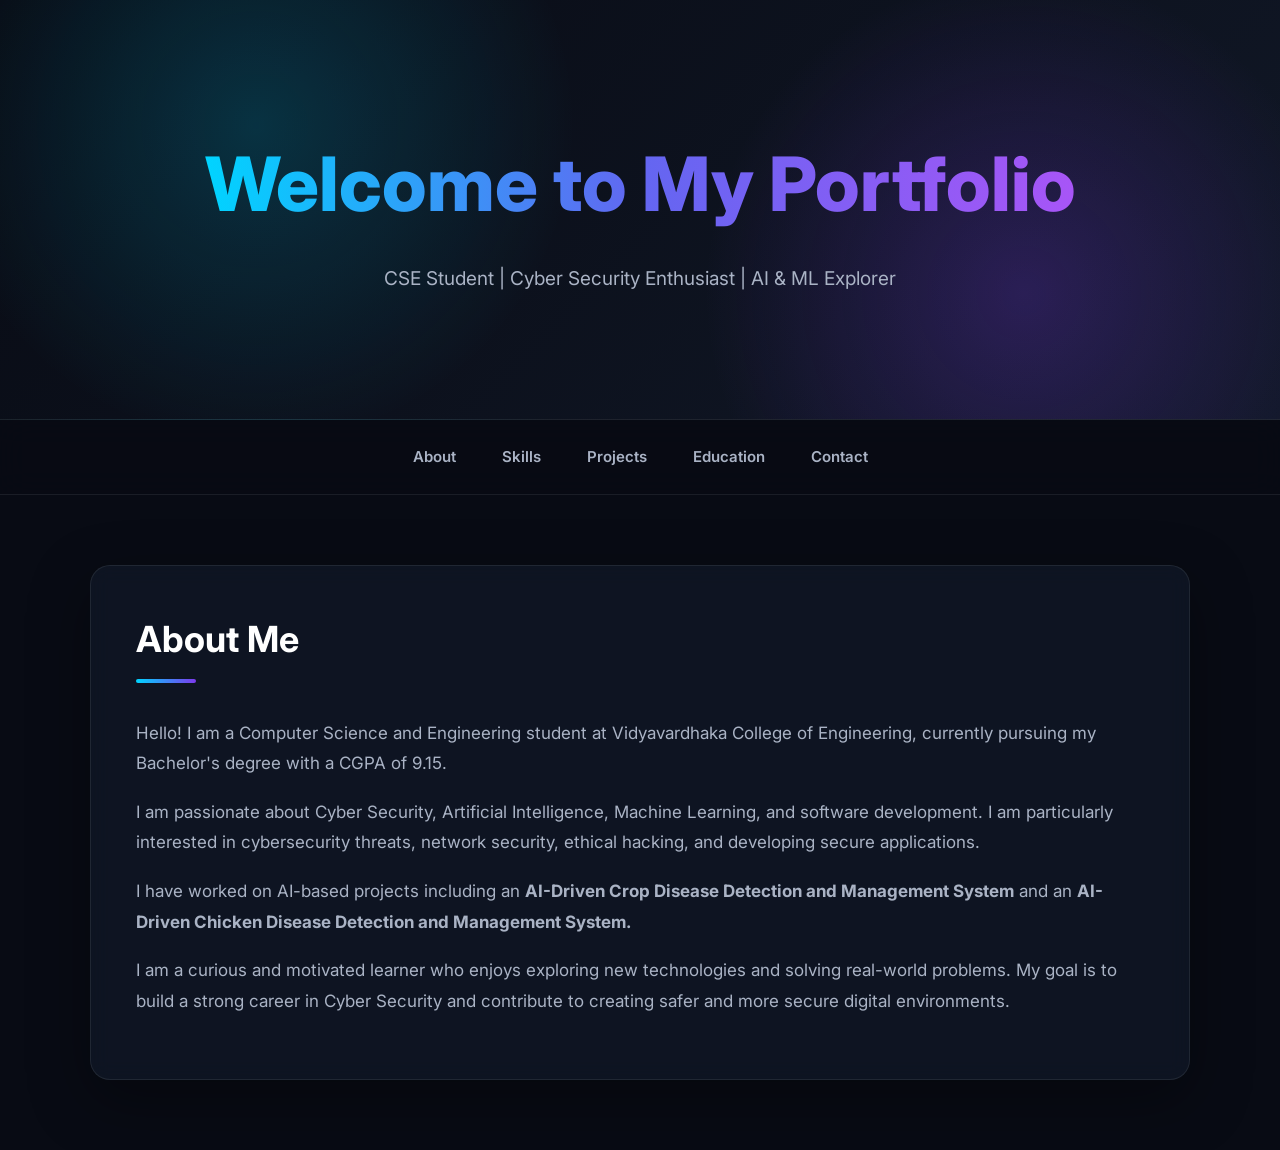
<file: index.html>
<!DOCTYPE html>
<html lang="en">
<head>
    <meta charset="UTF-8">
    <meta name="viewport" content="width=device-width, initial-scale=1.0">

    <title>My Portfolio</title>

    <link rel="stylesheet" href="style.css">
</head>

<body>

    <!-- Header -->
    <header>
        <h1>Welcome to My Portfolio</h1>
        <p>CSE Student | Cyber Security Enthusiast | AI & ML Explorer</p>
    </header>


    <!-- Navigation Bar -->
    <nav>
        <a href="index.html">About</a>
        <a href="skills.html">Skills</a>
        <a href="projects.html">Projects</a>
        <a href="education.html">Education</a>
        <a href="contact.html">Contact</a>
    </nav>


    <!-- About Me Section -->
    <main class="container">

        <h2>About Me</h2>

        <p>
            Hello! I am a Computer Science and Engineering student at
            Vidyavardhaka College of Engineering, currently pursuing my
            Bachelor's degree with a CGPA of 9.15.
        </p>

        <p>
            I am passionate about Cyber Security, Artificial Intelligence,
            Machine Learning, and software development. I am particularly
            interested in cybersecurity threats, network security, ethical
            hacking, and developing secure applications.
        </p>

        <p>
            I have worked on AI-based projects including an
            <strong>AI-Driven Crop Disease Detection and Management System</strong>
            and an
            <strong>AI-Driven Chicken Disease Detection and Management System.</strong>
        </p>

        <p>
            I am a curious and motivated learner who enjoys exploring new
            technologies and solving real-world problems. My goal is to build
            a strong career in Cyber Security and contribute to creating safer
            and more secure digital environments.
        </p>

    </main>

</body>
</html>
</file>
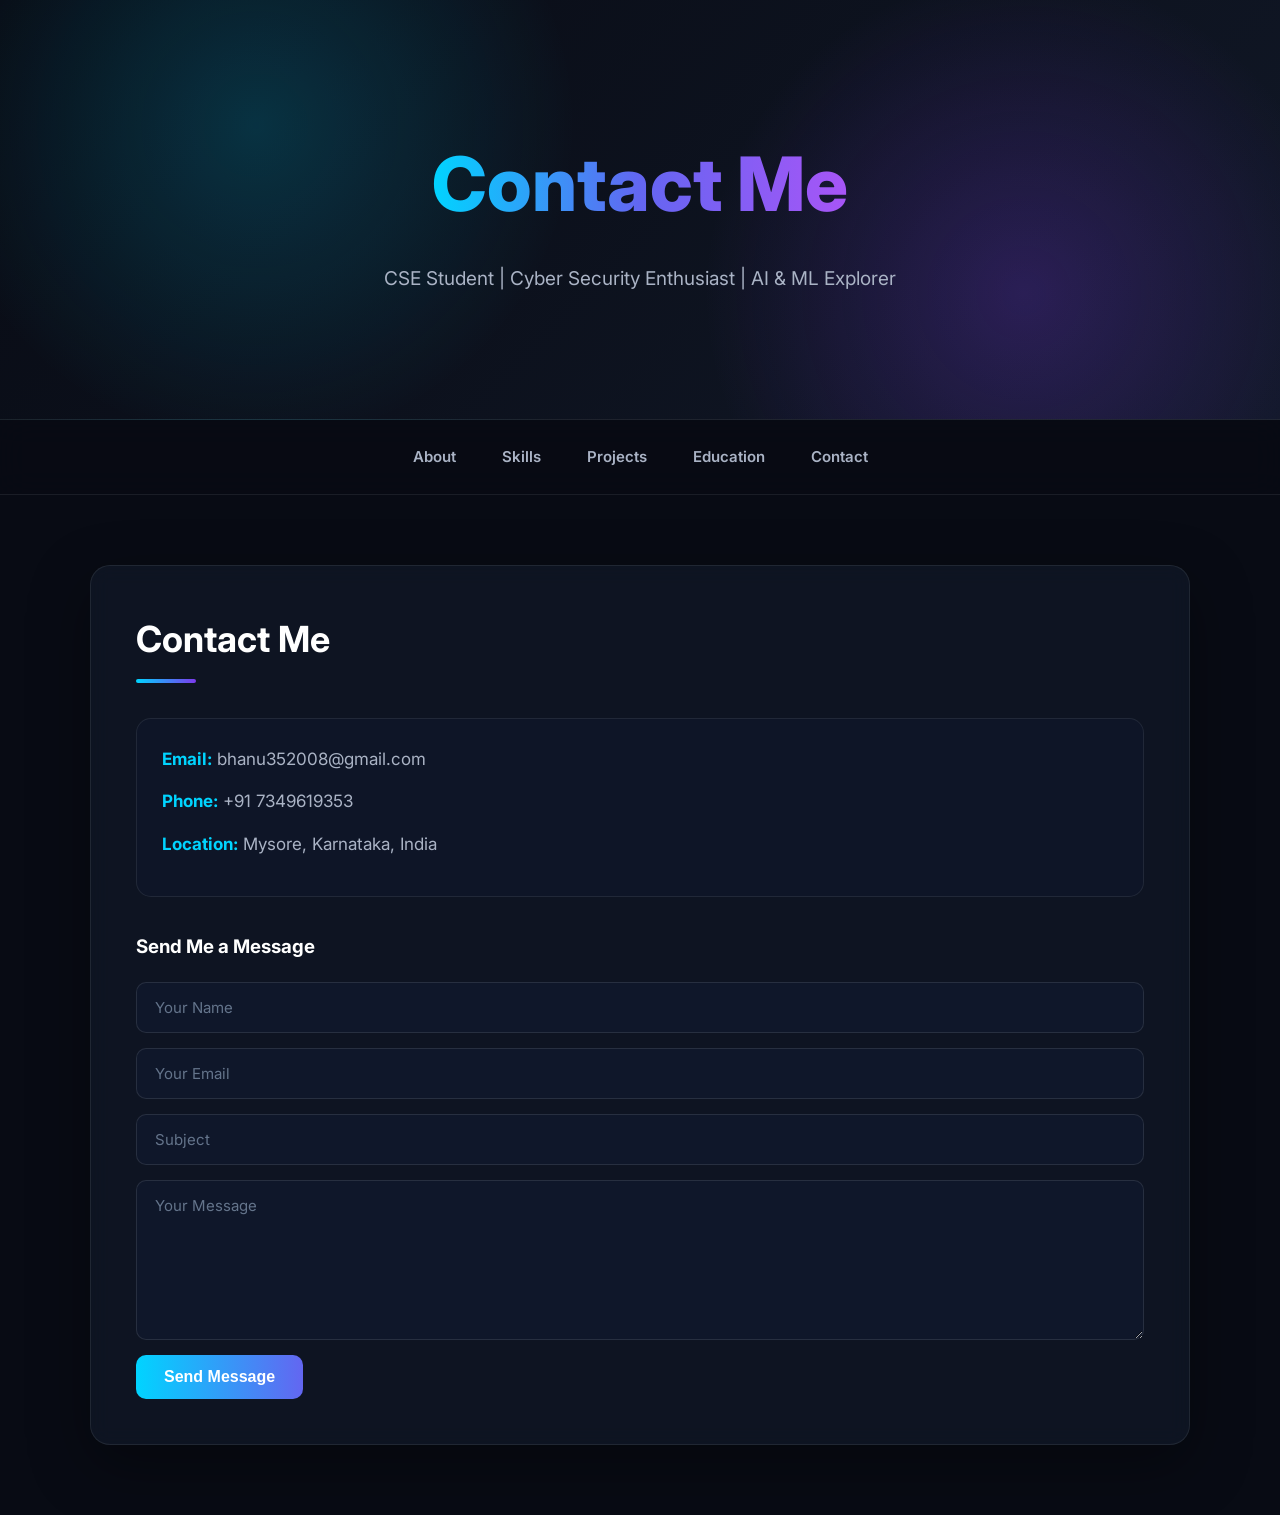
<file: contact.html>
<!DOCTYPE html>
<html lang="en">

<head>
    <meta charset="UTF-8">
    <meta name="viewport" content="width=device-width, initial-scale=1.0">

    <title>Contact - My Portfolio</title>

    <link rel="stylesheet" href="style.css">
</head>

<body>

    <!-- Header -->
    <header>
        <h1>Contact Me</h1>
        <p>CSE Student | Cyber Security Enthusiast | AI & ML Explorer</p>
    </header>


    <!-- Navigation -->
    <nav>
        <a href="index.html">About</a>
        <a href="skills.html">Skills</a>
        <a href="projects.html">Projects</a>
        <a href="education.html">Education</a>
        <a href="contact.html">Contact</a>
    </nav>


    <!-- Contact Section -->
    <main class="container">

        <h2>Contact Me</h2>

        <!-- Contact Information -->
        <div class="contact-info">

            <p>
                <strong>Email:</strong>
                bhanu352008@gmail.com
            </p>

            <p>
                <strong>Phone:</strong>
                +91 7349619353
            </p>

            <p>
                <strong>Location:</strong>
                Mysore, Karnataka, India
            </p>

        </div>


        <!-- Contact Form -->
        <h3>Send Me a Message</h3>

        <form>

            <input
                type="text"
                name="name"
                placeholder="Your Name"
                required
            >

            <input
                type="email"
                name="email"
                placeholder="Your Email"
                required
            >

            <input
                type="text"
                name="subject"
                placeholder="Subject"
                required
            >

            <textarea
                name="message"
                placeholder="Your Message"
                required
            ></textarea>

            <button type="submit">
                Send Message
            </button>

        </form>

    </main>

</body>
</html>
</file>
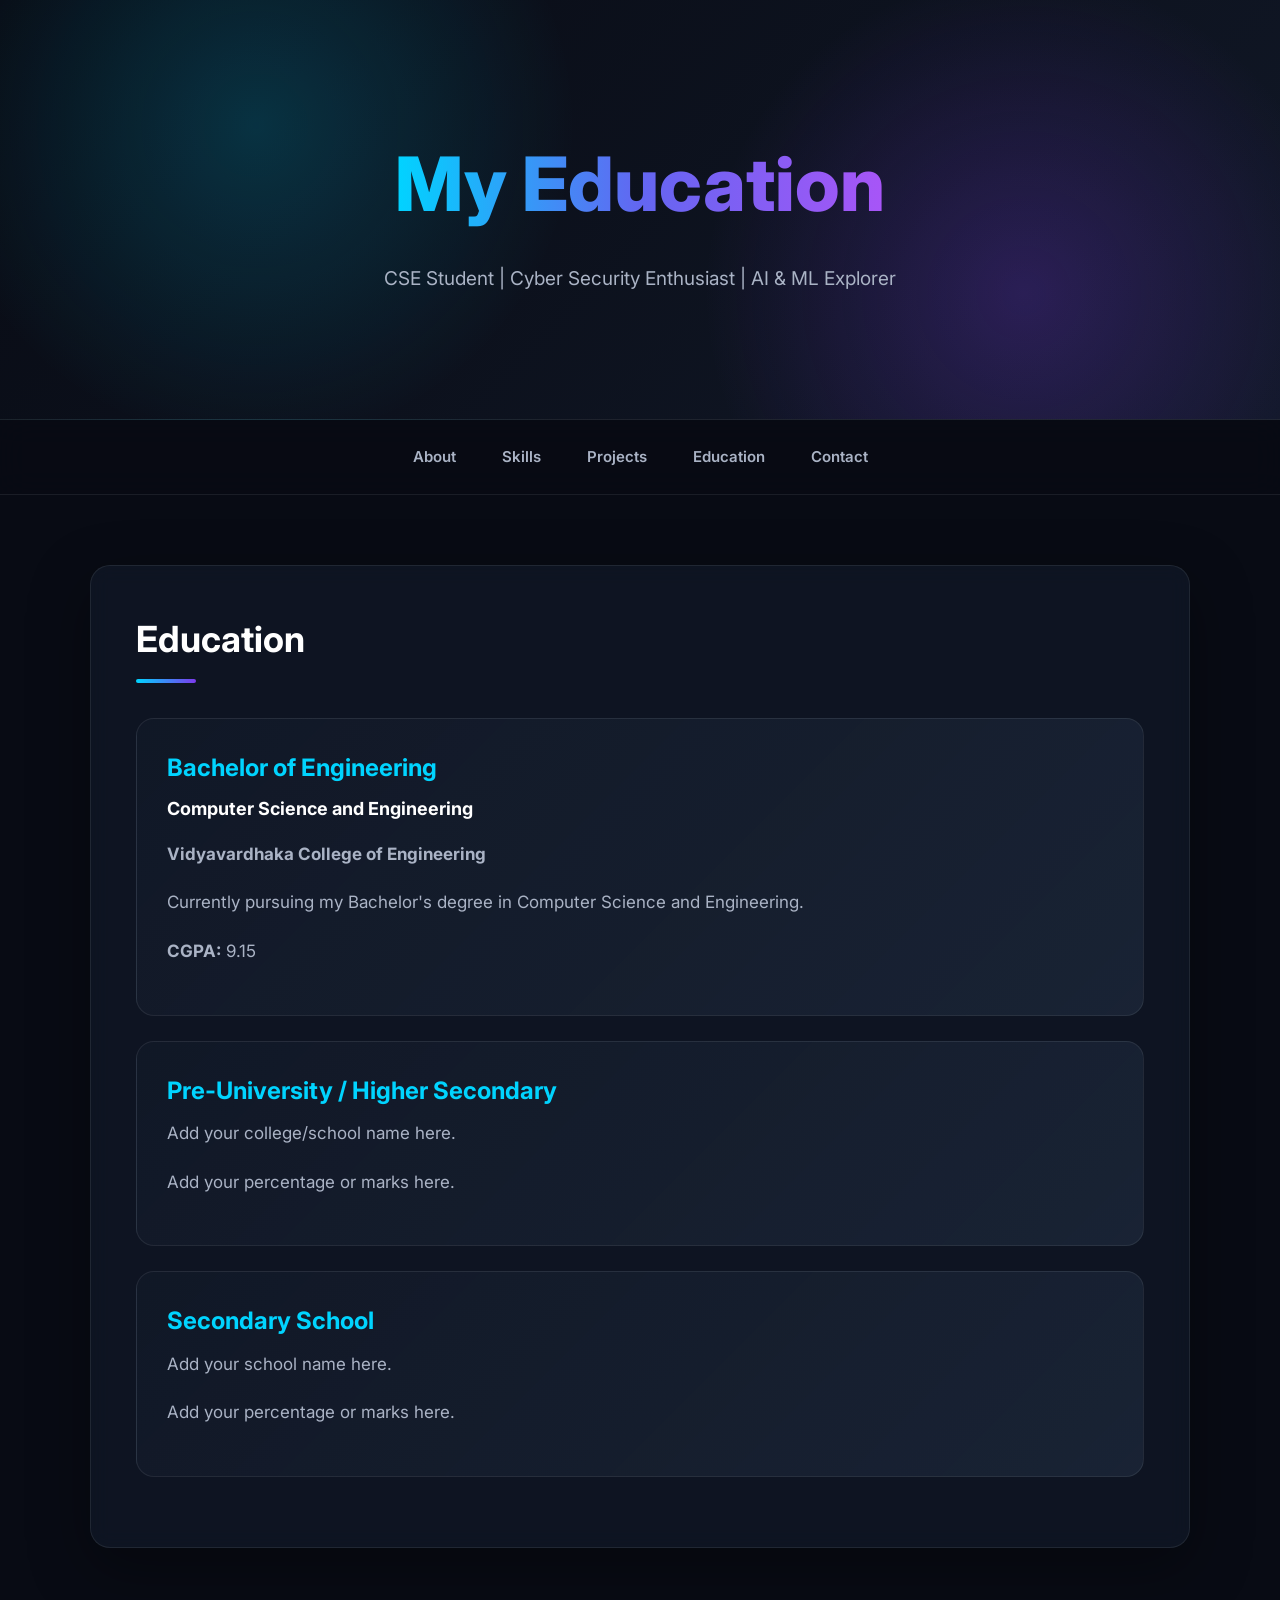
<file: education.html>
<!DOCTYPE html>
<html lang="en">

<head>
    <meta charset="UTF-8">
    <meta name="viewport" content="width=device-width, initial-scale=1.0">

    <title>Education - My Portfolio</title>

    <link rel="stylesheet" href="style.css">
</head>

<body>

    <!-- Header -->
    <header>
        <h1>My Education</h1>
        <p>CSE Student | Cyber Security Enthusiast | AI & ML Explorer</p>
    </header>


    <!-- Navigation -->
    <nav>
        <a href="index.html">About</a>
        <a href="skills.html">Skills</a>
        <a href="projects.html">Projects</a>
        <a href="education.html">Education</a>
        <a href="contact.html">Contact</a>
    </nav>


    <!-- Education -->
    <main class="container">

        <h2>Education</h2>


        <!-- Bachelor's Degree -->
        <div class="education-card">

            <h3>Bachelor of Engineering</h3>

            <h4>Computer Science and Engineering</h4>

            <p>
                <strong>Vidyavardhaka College of Engineering</strong>
            </p>

            <p>
                Currently pursuing my Bachelor's degree in
                Computer Science and Engineering.
            </p>

            <p>
                <strong>CGPA:</strong> 9.15
            </p>

        </div>


        <!-- Add your school/PU details here -->
        <div class="education-card">

            <h3>Pre-University / Higher Secondary</h3>

            <p>
                Add your college/school name here.
            </p>

            <p>
                Add your percentage or marks here.
            </p>

        </div>


        <div class="education-card">

            <h3>Secondary School</h3>

            <p>
                Add your school name here.
            </p>

            <p>
                Add your percentage or marks here.
            </p>

        </div>

    </main>

</body>
</html>
</file>
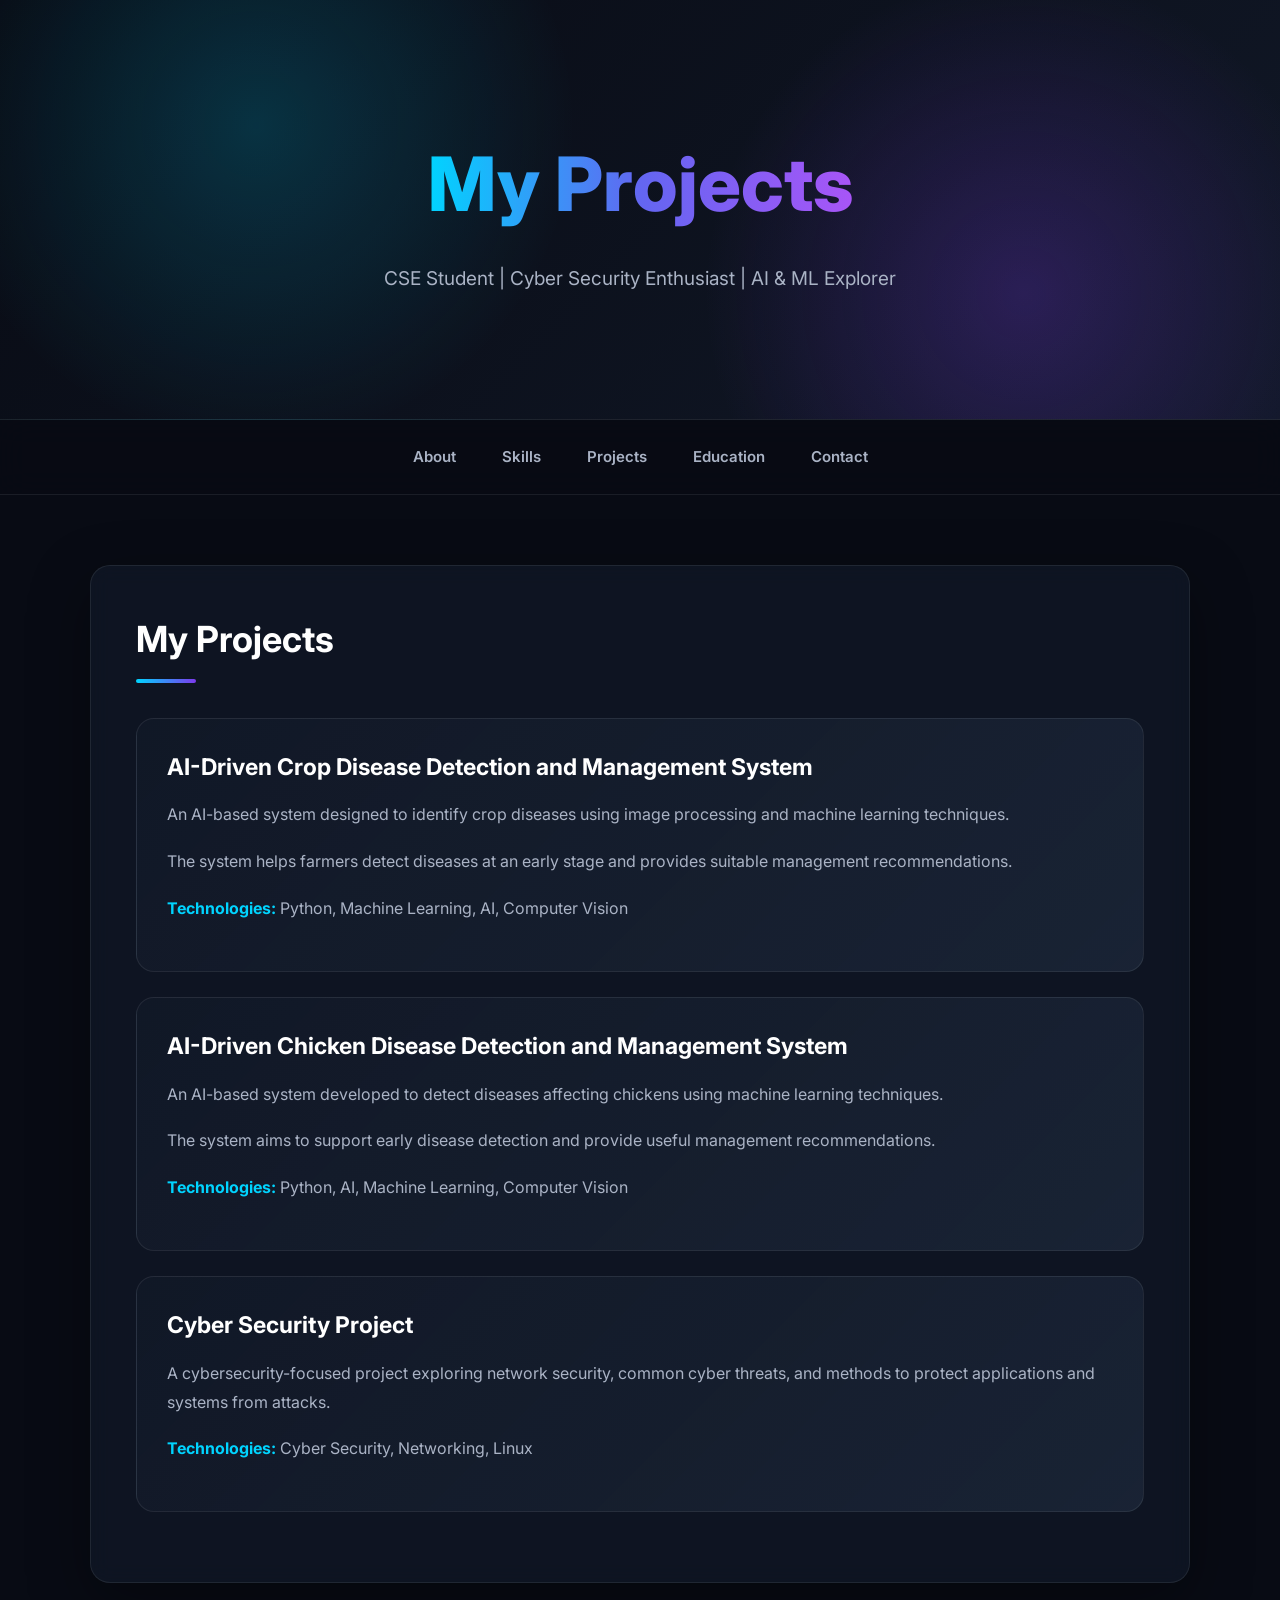
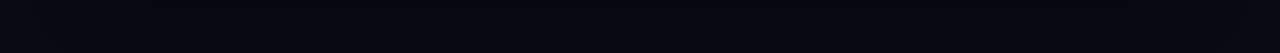
<file: projects.html>
<!DOCTYPE html>
<html lang="en">

<head>
    <meta charset="UTF-8">
    <meta name="viewport" content="width=device-width, initial-scale=1.0">

    <title>Projects - My Portfolio</title>

    <link rel="stylesheet" href="style.css">
</head>

<body>

    <!-- Header -->
    <header>
        <h1>My Projects</h1>
        <p>CSE Student | Cyber Security Enthusiast | AI & ML Explorer</p>
    </header>


    <!-- Navigation -->
    <nav>
        <a href="index.html">About</a>
        <a href="skills.html">Skills</a>
        <a href="projects.html">Projects</a>
        <a href="education.html">Education</a>
        <a href="contact.html">Contact</a>
    </nav>


    <!-- Projects -->
    <main class="container">

        <h2>My Projects</h2>


        <!-- Project 1 -->
        <div class="project-card">

            <h3>AI-Driven Crop Disease Detection and Management System</h3>

            <p>
                An AI-based system designed to identify crop diseases
                using image processing and machine learning techniques.
            </p>

            <p>
                The system helps farmers detect diseases at an early stage
                and provides suitable management recommendations.
            </p>

            <p>
                <strong>Technologies:</strong>
                Python, Machine Learning, AI, Computer Vision
            </p>

        </div>


        <!-- Project 2 -->
        <div class="project-card">

            <h3>AI-Driven Chicken Disease Detection and Management System</h3>

            <p>
                An AI-based system developed to detect diseases affecting
                chickens using machine learning techniques.
            </p>

            <p>
                The system aims to support early disease detection and
                provide useful management recommendations.
            </p>

            <p>
                <strong>Technologies:</strong>
                Python, AI, Machine Learning, Computer Vision
            </p>

        </div>


        <!-- Project 3 -->
        <div class="project-card">

            <h3>Cyber Security Project</h3>

            <p>
                A cybersecurity-focused project exploring network security,
                common cyber threats, and methods to protect applications
                and systems from attacks.
            </p>

            <p>
                <strong>Technologies:</strong>
                Cyber Security, Networking, Linux
            </p>

        </div>


    </main>

</body>
</html>
</file>
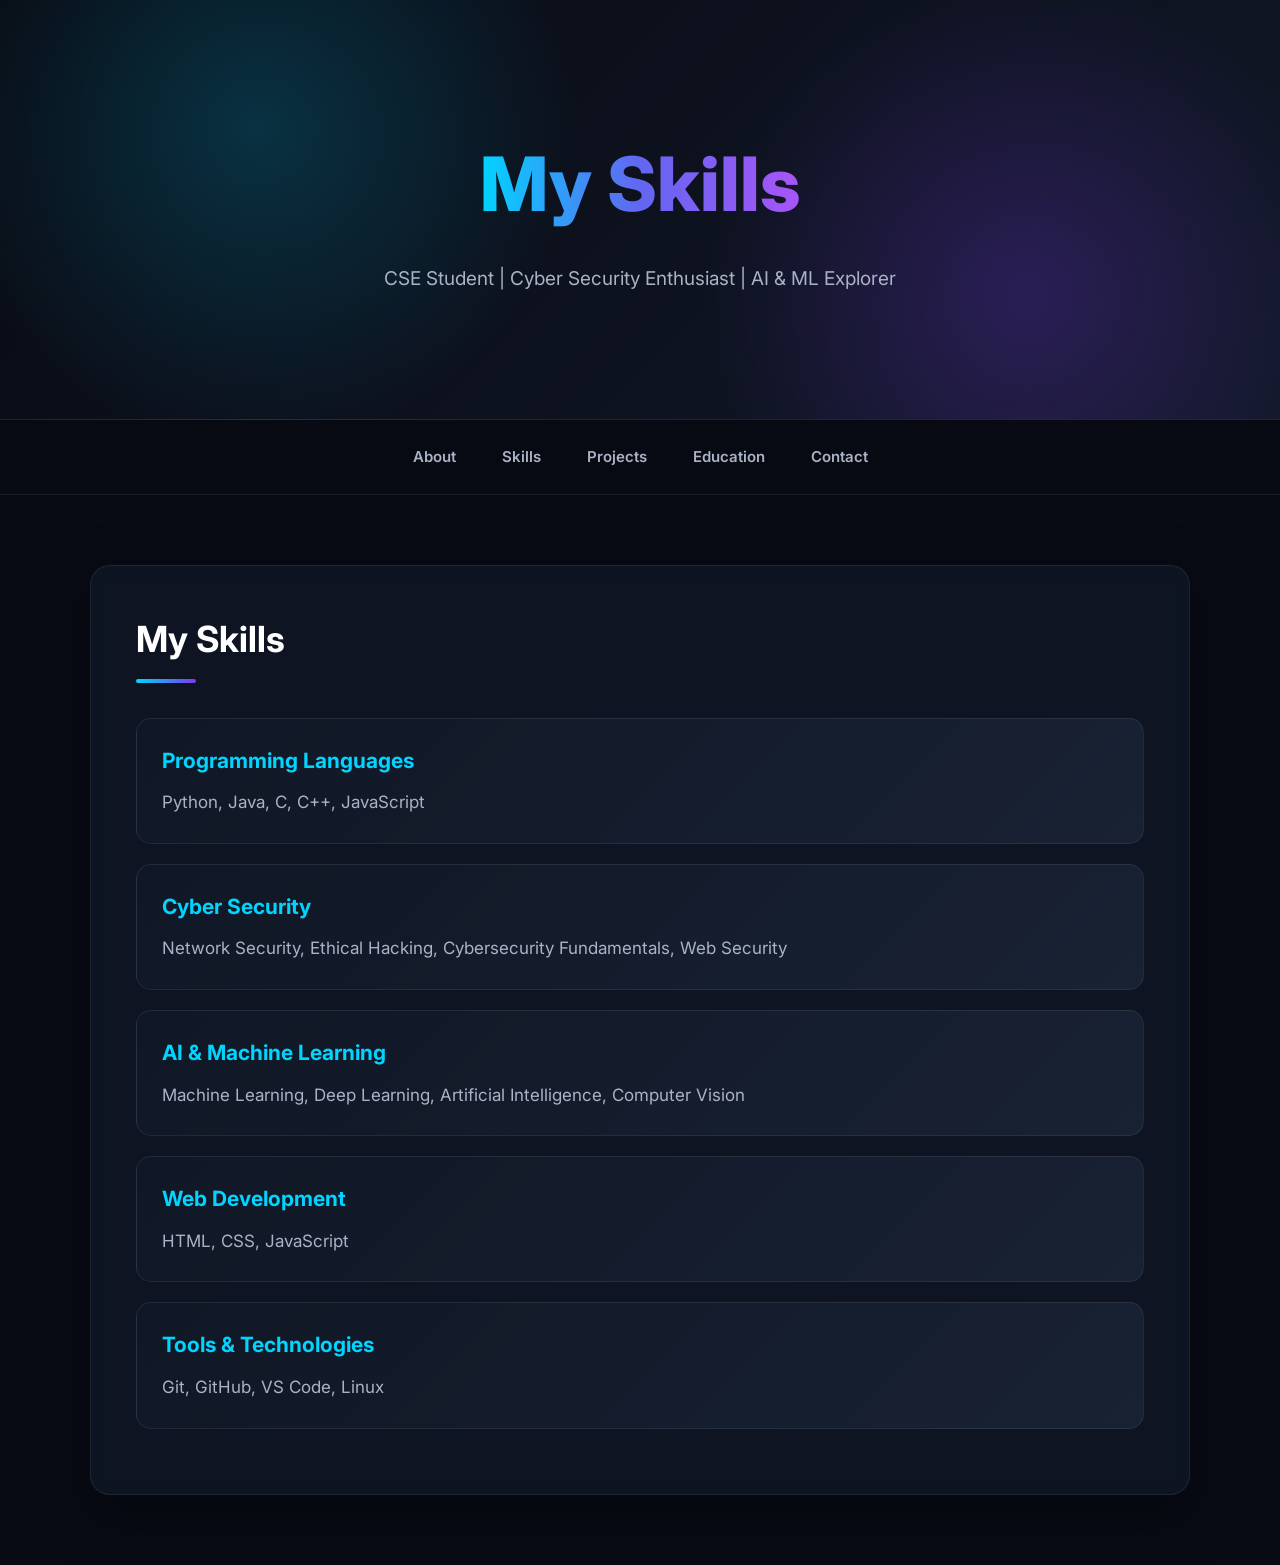
<file: skills.html>
<!DOCTYPE html>
<html lang="en">

<head>
    <meta charset="UTF-8">
    <meta name="viewport" content="width=device-width, initial-scale=1.0">

    <title>Skills - My Portfolio</title>

    <link rel="stylesheet" href="style.css">
</head>

<body>

    <!-- Header -->
    <header>
        <h1>My Skills</h1>
        <p>CSE Student | Cyber Security Enthusiast | AI & ML Explorer</p>
    </header>


    <!-- Navigation -->
    <nav>
        <a href="index.html">About</a>
        <a href="skills.html">Skills</a>
        <a href="projects.html">Projects</a>
        <a href="education.html">Education</a>
        <a href="contact.html">Contact</a>
    </nav>


    <!-- Skills -->
    <main class="container">

        <h2>My Skills</h2>

        <div class="skill">
            <h3>Programming Languages</h3>
            <p>Python, Java, C, C++, JavaScript</p>
        </div>

        <div class="skill">
            <h3>Cyber Security</h3>
            <p>
                Network Security, Ethical Hacking,
                Cybersecurity Fundamentals, Web Security
            </p>
        </div>

        <div class="skill">
            <h3>AI & Machine Learning</h3>
            <p>
                Machine Learning, Deep Learning,
                Artificial Intelligence, Computer Vision
            </p>
        </div>

        <div class="skill">
            <h3>Web Development</h3>
            <p>
                HTML, CSS, JavaScript
            </p>
        </div>

        <div class="skill">
            <h3>Tools & Technologies</h3>
            <p>
                Git, GitHub, VS Code, Linux
            </p>
        </div>

    </main>

</body>
</html>
</file>
<file: style.css>
/* =========================================
   MODERN PORTFOLIO CSS
========================================= */

@import url('https://fonts.googleapis.com/css2?family=Inter:wght@400;500;600;700;800&display=swap');


/* =========================================
   RESET
========================================= */

* {
    margin: 0;
    padding: 0;
    box-sizing: border-box;
}

html {
    scroll-behavior: smooth;
}

body {
    font-family: 'Inter', sans-serif;
    background: #080b14;
    color: #e8ecf5;
    line-height: 1.6;
}


/* =========================================
   HEADER
========================================= */

header {
    min-height: 420px;

    display: flex;
    flex-direction: column;
    justify-content: center;
    align-items: center;

    text-align: center;

    padding: 80px 20px;

    background:
        radial-gradient(circle at 20% 30%, rgba(0, 212, 255, 0.18), transparent 30%),
        radial-gradient(circle at 80% 70%, rgba(124, 58, 237, 0.25), transparent 30%),
        linear-gradient(135deg, #080b14, #111827);

    border-bottom: 1px solid rgba(255,255,255,0.08);
}


header h1 {
    font-size: clamp(42px, 7vw, 75px);
    font-weight: 800;

    background: linear-gradient(
        90deg,
        #00d4ff,
        #6366f1,
        #a855f7
    );

    -webkit-background-clip: text;
    -webkit-text-fill-color: transparent;

    margin-bottom: 20px;
}


header p {
    color: #aab3c5;
    font-size: 19px;
    max-width: 700px;
}


/* =========================================
   NAVIGATION
========================================= */

nav {
    position: sticky;
    top: 0;
    z-index: 1000;

    display: flex;
    justify-content: center;
    align-items: center;

    gap: 10px;

    padding: 15px 20px;

    background: rgba(8, 11, 20, 0.88);
    backdrop-filter: blur(15px);

    border-bottom: 1px solid rgba(255,255,255,0.08);
}


nav a {
    color: #aab3c5;

    text-decoration: none;

    font-size: 15px;
    font-weight: 600;

    padding: 10px 18px;

    border-radius: 8px;

    transition: all 0.3s ease;
}


nav a:hover {
    color: #ffffff;

    background: rgba(0, 212, 255, 0.1);

    box-shadow:
        0 0 20px rgba(0, 212, 255, 0.12);
}


/* =========================================
   MAIN CONTAINER
========================================= */

.container {
    width: 90%;
    max-width: 1100px;

    margin: 70px auto;

    padding: 45px;

    background: rgba(17, 24, 39, 0.75);

    border: 1px solid rgba(255,255,255,0.08);

    border-radius: 20px;

    box-shadow:
        0 20px 60px rgba(0,0,0,0.35);

    backdrop-filter: blur(10px);
}


/* =========================================
   HEADINGS
========================================= */

.container h2 {
    font-size: 36px;

    margin-bottom: 35px;

    color: #ffffff;

    position: relative;
}


.container h2::after {
    content: "";

    display: block;

    width: 60px;
    height: 4px;

    margin-top: 10px;

    border-radius: 10px;

    background: linear-gradient(
        90deg,
        #00d4ff,
        #7c3aed
    );
}


.container h3 {
    color: #ffffff;
}


/* =========================================
   PARAGRAPHS
========================================= */

.container p {
    color: #aab3c5;

    font-size: 17px;

    line-height: 1.8;

    margin-bottom: 18px;
}


/* =========================================
   SKILLS
========================================= */

.skill {
    padding: 25px;

    margin: 20px 0;

    background: linear-gradient(
        135deg,
        rgba(17,24,39,0.9),
        rgba(30,41,59,0.7)
    );

    border: 1px solid rgba(255,255,255,0.08);

    border-radius: 15px;

    transition: all 0.3s ease;
}


.skill:hover {
    transform: translateY(-6px);

    border-color: rgba(0,212,255,0.4);

    box-shadow:
        0 15px 35px rgba(0,0,0,0.3),
        0 0 20px rgba(0,212,255,0.08);
}


.skill h3 {
    color: #00d4ff;

    font-size: 21px;

    margin-bottom: 10px;
}


.skill p {
    margin-bottom: 0;
}


/* =========================================
   PROJECT CARDS
========================================= */

.project-card {
    padding: 30px;

    margin: 25px 0;

    background: linear-gradient(
        135deg,
        rgba(17,24,39,0.95),
        rgba(30,41,59,0.75)
    );

    border: 1px solid rgba(255,255,255,0.08);

    border-radius: 18px;

    transition: all 0.3s ease;
}


.project-card:hover {
    transform: translateY(-7px);

    border-color: rgba(124,58,237,0.5);

    box-shadow:
        0 20px 40px rgba(0,0,0,0.35),
        0 0 25px rgba(124,58,237,0.1);
}


.project-card h3 {
    font-size: 23px;

    margin-bottom: 15px;

    color: #ffffff;
}


.project-card p {
    font-size: 16px;
}


.project-card strong {
    color: #00d4ff;
}


/* =========================================
   EDUCATION CARDS
========================================= */

.education-card {
    padding: 30px;

    margin: 25px 0;

    background: linear-gradient(
        135deg,
        rgba(17,24,39,0.95),
        rgba(30,41,59,0.75)
    );

    border: 1px solid rgba(255,255,255,0.08);

    border-radius: 18px;

    transition: all 0.3s ease;
}


.education-card:hover {
    transform: translateY(-6px);

    border-color: rgba(0,212,255,0.4);

    box-shadow:
        0 15px 35px rgba(0,0,0,0.35);
}


.education-card h3 {
    color: #00d4ff;

    font-size: 24px;

    margin-bottom: 8px;
}


.education-card h4 {
    color: #ffffff;

    font-size: 18px;

    margin-bottom: 15px;
}


/* =========================================
   CONTACT INFORMATION
========================================= */

.contact-info {
    padding: 25px;

    margin-bottom: 35px;

    background: rgba(15,23,42,0.8);

    border: 1px solid rgba(255,255,255,0.08);

    border-radius: 15px;
}


.contact-info p {
    margin-bottom: 12px;
}


.contact-info strong {
    color: #00d4ff;
}


/* =========================================
   FORM
========================================= */

form {
    display: flex;

    flex-direction: column;

    gap: 15px;

    margin-top: 20px;
}


form input,
form textarea {
    width: 100%;

    padding: 15px 18px;

    background: #0f172a;

    color: #ffffff;

    border: 1px solid rgba(255,255,255,0.1);

    border-radius: 10px;

    font-family: inherit;

    font-size: 15px;

    outline: none;

    transition: 0.3s;
}


form input::placeholder,
form textarea::placeholder {
    color: #64748b;
}


form input:focus,
form textarea:focus {
    border-color: #00d4ff;

    box-shadow:
        0 0 0 3px rgba(0,212,255,0.08);
}


form textarea {
    min-height: 160px;

    resize: vertical;
}


/* =========================================
   BUTTON
========================================= */

form button {
    width: fit-content;

    padding: 13px 28px;

    border: none;

    border-radius: 10px;

    background: linear-gradient(
        90deg,
        #00d4ff,
        #6366f1
    );

    color: white;

    font-size: 16px;

    font-weight: 700;

    cursor: pointer;

    transition: all 0.3s ease;
}


form button:hover {
    transform: translateY(-3px);

    box-shadow:
        0 10px 30px rgba(0,212,255,0.25);
}


/* =========================================
   FOOTER
========================================= */

footer {
    text-align: center;

    padding: 30px;

    color: #64748b;

    border-top: 1px solid rgba(255,255,255,0.08);
}


/* =========================================
   MOBILE
========================================= */

@media (max-width: 768px) {

    header {
        min-height: 350px;

        padding: 60px 20px;
    }


    header h1 {
        font-size: 42px;
    }


    header p {
        font-size: 16px;
    }


    nav {
        gap: 5px;

        flex-wrap: wrap;

        padding: 12px 8px;
    }


    nav a {
        font-size: 13px;

        padding: 8px 10px;
    }


    .container {
        width: 92%;

        padding: 25px;

        margin: 40px auto;
    }


    .container h2 {
        font-size: 30px;
    }


    .container p {
        font-size: 16px;
    }


    .project-card,
    .education-card,
    .skill {
        padding: 20px;
    }
}


/* =========================================
   SMALL MOBILE
========================================= */

@media (max-width: 480px) {

    header h1 {
        font-size: 34px;
    }


    nav {
        position: relative;

        flex-direction: row;
    }


    nav a {
        font-size: 12px;

        padding: 7px 8px;
    }


    .container {
        width: 94%;

        padding: 20px;

        border-radius: 15px;
    }


    .container h2 {
        font-size: 27px;
    }
}
</file>
